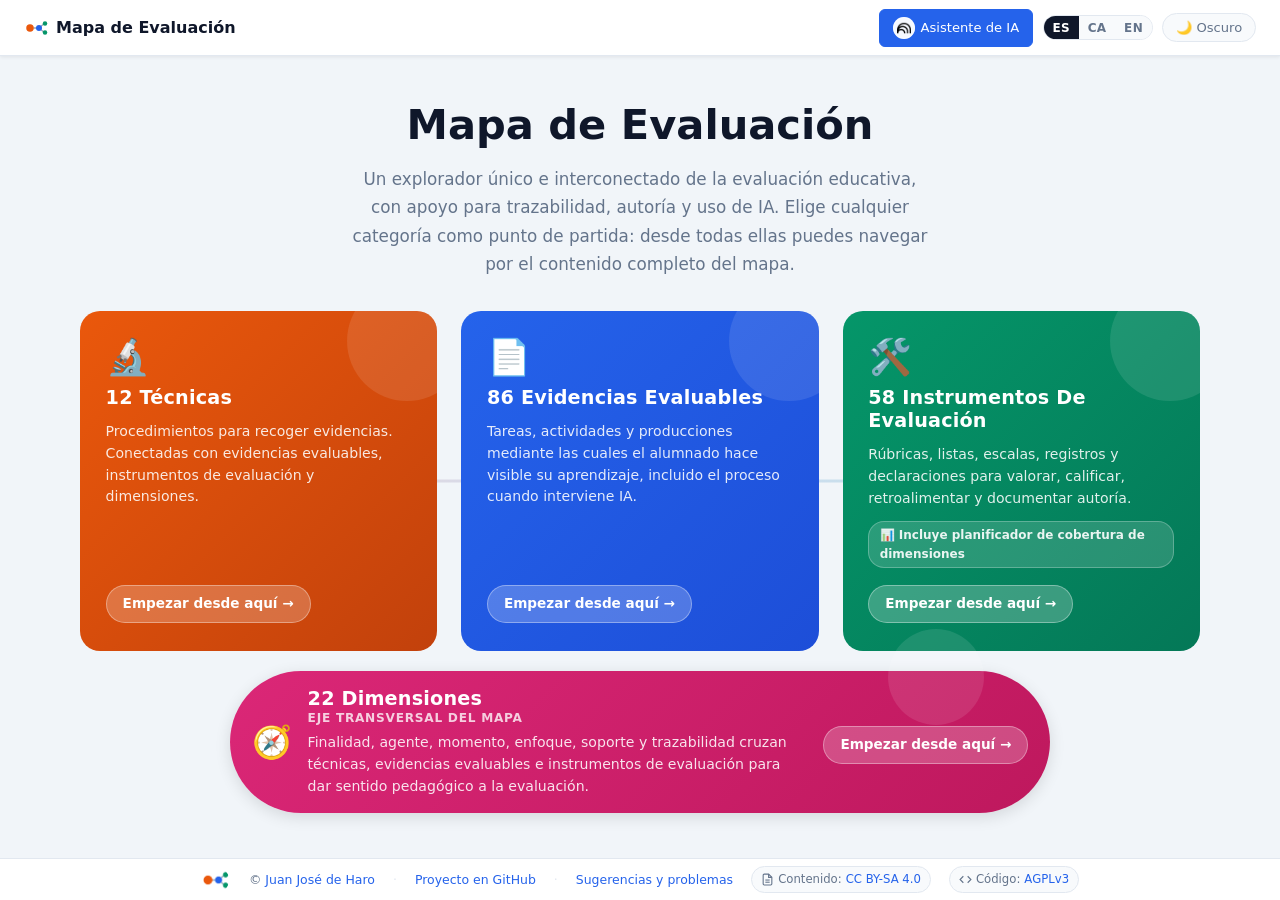
<file: archivo/index.html>
<!DOCTYPE html>
<html lang="es">
<head>
  <meta charset="UTF-8">
  <meta name="viewport" content="width=device-width, initial-scale=1.0">
  <title>Mapa de Evaluación</title>
  <meta name="description" content="Explora técnicas, evidencias evaluables, instrumentos de evaluación y dimensiones de la evaluación educativa, incluyendo trazabilidad y uso de IA">
  <link rel="icon" href="favicon.svg" type="image/svg+xml">
  <link rel="stylesheet" href="css/styles.css">
</head>
<body>
<div id="app">

  <header class="top-bar">
    <button class="top-bar-brand" id="btn-home" title="Inicio">
      <img src="favicon.svg" class="logo-icon" alt="" width="24" height="24">
      <span>Mapa de Evaluación</span>
    </button>
    <div class="cat-tabs" id="cat-tabs" style="display:none">
      <button class="cat-tab" data-cat="tecnicas">🔬 Técnicas</button>
      <button class="cat-tab" data-cat="instrumentos">📄 Evidencias evaluables</button>
      <button class="cat-tab" data-cat="herramientas">🛠️ Instrumentos de evaluación</button>
      <span class="cat-tab-separator" aria-hidden="true"></span>
      <button class="cat-tab cat-tab-transversal" data-cat="dimensiones">🧭 Dimensiones transversales</button>
    </div>
    <div class="top-bar-actions">
      <div class="catalog-count" id="catalog-count" style="display:none"></div>
      <a class="notebooklm-btn" href="https://notebooklm.google.com/notebook/8f83f2de-08e0-4d1e-8015-8a47901cd124/preview" target="_blank" rel="noopener noreferrer" title="Asistente de IA">
        <span class="notebooklm-icon-wrap" aria-hidden="true">
          <img src="notebooklm-icon.webp" alt="">
        </span>
        <span>Asistente de IA</span>
      </a>
      <div class="lang-switcher" aria-label="Idioma / Langue / Language">
        <button class="lang-btn active" data-lang="es" type="button">ES</button>
        <button class="lang-btn" data-lang="ca" type="button">CA</button>
        <button class="lang-btn" data-lang="en" type="button">EN</button>
      </div>
      <button class="theme-btn" id="btn-theme">🌙 Oscuro</button>
    </div>
  </header>

  <!-- ── HOME VIEW ─────────────────────────────────────── -->
  <div id="view-home" class="view active">
    <div class="home-hero">
      <h1>Mapa de Evaluación</h1>
      <p>Un explorador único e interconectado de la evaluación educativa. Elige cualquier categoría como punto de partida: desde todas ellas puedes navegar por el contenido completo del mapa.</p>
    </div>
    <div class="home-map">
      <div class="home-flow">

        <div class="home-card tec" data-cat="tecnicas">
          <div class="home-card-icon">🔬</div>
          <div class="home-card-count" id="count-tec">12 técnicas</div>
          <h2>Técnicas</h2>
          <p>Procedimientos para recoger evidencias. Conectadas con evidencias evaluables, instrumentos de evaluación y dimensiones.</p>
          <div class="home-card-btn">Empezar desde aquí →</div>
        </div>

        <div class="home-card ins" data-cat="instrumentos">
          <div class="home-card-icon">📄</div>
          <div class="home-card-count" id="count-ins">86 evidencias evaluables</div>
          <h2>Evidencias evaluables</h2>
          <p>Tareas, actividades y producciones mediante las cuales el alumnado hace visible su aprendizaje. Conectadas con técnicas e instrumentos de evaluación.</p>
          <div class="home-card-btn">Empezar desde aquí →</div>
        </div>

        <div class="home-card her" data-cat="herramientas">
          <div class="home-card-icon">🛠️</div>
          <div class="home-card-count" id="count-her">58 instrumentos de evaluación</div>
          <h2>Instrumentos de evaluación</h2>
          <p>Rúbricas, listas, escalas y registros para valorar, calificar y retroalimentar las evidencias. Conectados con evidencias evaluables y dimensiones.</p>
          <div class="home-card-feature">📊 Incluye planificador de cobertura de dimensiones</div>
          <div class="home-card-btn">Empezar desde aquí →</div>
        </div>

      </div>

      <div class="home-card dim home-transversal" data-cat="dimensiones">
        <div class="home-card-icon">🧭</div>
        <div>
          <div class="home-card-count" id="count-dim">22 dimensiones</div>
          <h2>Dimensiones</h2>
          <div class="home-card-kicker">Eje transversal del mapa</div>
          <p>Finalidad, agente, momento, enfoque y soporte cruzan técnicas, evidencias evaluables e instrumentos de evaluación para dar sentido pedagógico a la evaluación.</p>
        </div>
        <div class="home-card-btn">Empezar desde aquí →</div>
      </div>

    </div>
  </div>

  <!-- ── CATALOG VIEW ───────────────────────────────────── -->
  <div id="view-catalog" class="view">

    <div class="catalog-body">

      <!-- Left: filter + card list -->
      <div class="catalog-list-panel">
        <div class="filter-bar" id="filter-bar">
          <div class="filter-top-row">
            <div id="global-filter-bar"></div>
            <div class="search-wrap">
              <span class="search-icon">🔍</span>
              <input type="search" class="search-input" id="search-input" placeholder="Buscar...">
            </div>
          </div>
          <div id="gf-pills-bar"></div>
        </div>
        <div class="plan-toolbar" id="plan-toolbar" style="display:none">
          <button class="plan-toggle-btn" id="btn-plan-mode" type="button" data-tooltip="">📊</button>
          <span class="plan-info" id="plan-info"></span>
          <button class="plan-clear-btn" id="btn-plan-clear" type="button" style="display:none">✕</button>
        </div>
        <div class="cards-list" id="cards-grid"></div>
      </div>

      <!-- Right: detail panel -->
      <div class="catalog-detail-panel" id="detail-panel">
        <div class="plan-coverage-panel" id="plan-coverage-panel" style="display:none"></div>
        <div class="detail-empty" id="detail-empty">
          <div class="empty-icon">👈</div>
          <p>Selecciona un elemento<br>para ver sus relaciones</p>
        </div>
        <div class="detail-content" id="detail-content" style="display:none">
          <canvas id="hub-canvas" aria-hidden="true"></canvas>
          <div id="graph-tooltip" class="graph-tooltip" aria-hidden="true"></div>
          <div class="graph-controls">
            <button class="graph-nav-btn" id="btn-nav-back" type="button" title="Atrás" disabled aria-label="Atrás">&#8249;</button>
            <button class="graph-nav-btn" id="btn-nav-fwd"  type="button" title="Adelante" disabled aria-label="Adelante">&#8250;</button>
            <button class="graph-toggle-btn" id="btn-toggle-graph" type="button" title="Nodos de 2.º nivel: relaciones de los nodos ya visibles">2.º nivel</button>
            <button class="graph-toggle-btn" id="btn-toggle-essential" type="button" title="Relaciones ocasionales: conexiones de baja frecuencia">Ocasionales</button>
            <div class="graph-cat-filters" aria-label="Categorías visibles en el grafo">
              <span class="graph-cat-label">Ver:</span>
              <button class="graph-cat-chip tec" data-graph-cat="tecnicas" type="button" aria-label="Técnicas">🔬</button>
              <button class="graph-cat-chip ins" data-graph-cat="instrumentos" type="button" aria-label="Evidencias evaluables">📄</button>
              <button class="graph-cat-chip her" data-graph-cat="herramientas" type="button" aria-label="Instrumentos de evaluación">🛠️</button>
              <button class="graph-cat-chip dim" data-graph-cat="dimensiones" type="button" aria-label="Dimensiones transversales">🧭</button>
            </div>
          </div>
          <div class="graph-legend" aria-hidden="true">
            <span><svg width="14" height="14" viewBox="0 0 14 14" aria-hidden="true" style="flex-shrink:0"><circle cx="7" cy="7" r="7" fill="currentColor"/></svg>Principal</span>
            <span><svg width="9" height="9" viewBox="0 0 9 9" aria-hidden="true" style="flex-shrink:0"><circle cx="4.5" cy="4.5" r="4.5" fill="currentColor"/></svg>Complementaria</span>
            <span><svg width="4" height="4" viewBox="0 0 4 4" aria-hidden="true" style="flex-shrink:0"><circle cx="2" cy="2" r="2" fill="currentColor"/></svg>Ocasional</span>
            <span><i class="legend-line transversal"></i>Dimensión</span>
          </div>
          <div class="detail-text" id="detail-text">
            <div class="detail-card-header" id="detail-drag-handle" title="Arrastrar para mover">
              <div class="detail-card-actions">
                <button class="detail-tool-btn" id="btn-copy-card" title="Copiar como Markdown">
                  <svg viewBox="0 0 16 16" fill="none" stroke="currentColor" stroke-width="1.6" stroke-linecap="round" stroke-linejoin="round"><rect x="5" y="4" width="9" height="10" rx="1.5"/><path d="M11 4V3a1 1 0 0 0-1-1H3a1 1 0 0 0-1 1v9a1 1 0 0 0 1 1h2"/></svg>
                </button>
                <button class="detail-tool-btn" id="btn-print-card" title="Imprimir">
                  <svg viewBox="0 0 16 16" fill="none" stroke="currentColor" stroke-width="1.6" stroke-linecap="round" stroke-linejoin="round"><rect x="3" y="6" width="10" height="7" rx="1"/><path d="M5 6V3h6v3"/><rect x="5.5" y="10" width="5" height="1.5" rx="0.5" fill="currentColor" stroke="none"/><circle cx="11.5" cy="8.5" r="0.6" fill="currentColor" stroke="none"/></svg>
                </button>
                <button class="detail-tool-btn" id="btn-dl-card" title="Descargar Markdown">
                  <svg viewBox="0 0 16 16" fill="none" stroke="currentColor" stroke-width="1.6" stroke-linecap="round" stroke-linejoin="round"><path d="M8 2v8"/><path d="M5 7l3 3 3-3"/><path d="M2 13h12"/></svg>
                </button>
              </div>
            </div>
            <div id="detail-text-body"></div>
          </div>
        </div>
      </div>

    </div>
  </div>


  <footer class="site-footer">
  <div class="footer-row">
    <img src="github-profile.png" class="footer-avatar" alt="">
    <span>© <a href="https://bilateria.org" target="_blank" rel="noopener noreferrer">Juan José de Haro</a></span>
    <span class="footer-sep">·</span>
    <a id="footer-gh-project" href="https://github.com/evalmap/evalmap.github.io" target="_blank" rel="noopener noreferrer">Proyecto en GitHub</a>
    <span class="footer-sep">·</span>
    <a id="footer-gh-issues" href="https://github.com/evalmap/evalmap.github.io/issues" target="_blank" rel="noopener noreferrer">Sugerencias y problemas</a>
  </div>
  <div class="footer-licenses">
    <span class="footer-badge" title="Contenido bajo licencia Creative Commons BY-SA 4.0">
      <svg width="13" height="13" viewBox="0 0 24 24" fill="none" stroke="currentColor" stroke-width="2"><path d="M14 2H6a2 2 0 0 0-2 2v16a2 2 0 0 0 2 2h12a2 2 0 0 0 2-2V8z"/><polyline points="14 2 14 8 20 8"/><line x1="16" y1="13" x2="8" y2="13"/><line x1="16" y1="17" x2="8" y2="17"/></svg>
      <span id="footer-content-lic">Contenido:</span> <a href="https://creativecommons.org/licenses/by-sa/4.0/" target="_blank" rel="noopener noreferrer">CC BY-SA 4.0</a>
    </span>
    <span class="footer-badge" title="Código fuente bajo licencia AGPLv3">
      <svg width="13" height="13" viewBox="0 0 24 24" fill="none" stroke="currentColor" stroke-width="2"><polyline points="16 18 22 12 16 6"/><polyline points="8 6 2 12 8 18"/></svg>
      <span id="footer-code-lic">Código:</span> <a href="https://www.gnu.org/licenses/agpl-3.0.html" target="_blank" rel="noopener noreferrer">AGPLv3</a>
    </span>
  </div>
</footer>
</div>

<div id="gf-backdrop" class="gf-backdrop"></div>
<script src="src/i18n.js"></script>
<script src="src/app.js"></script>
</body>
</html>
</file>
<file: archivo/css/styles.css>
/* ── Design tokens ─────────────────────────────────────────── */
:root {
  --font: system-ui, -apple-system, sans-serif;
  --radius: 0.75rem;
  --radius-lg: 1.25rem;
  --transition: 0.18s ease;
  --shadow-sm: 0 1px 4px rgba(0,0,0,0.08);
  --shadow-md: 0 4px 16px rgba(0,0,0,0.12);
  --shadow-lg: 0 12px 40px rgba(0,0,0,0.18);

  /* Category colours */
  --c-tec:      #EA580C;
  --c-tec-dark: #C2410C;
  --c-tec-soft: #FFF7ED;
  --c-tec-mid:  #FED7AA;

  --c-dim:      #DB2777;
  --c-dim-dark: #BE185D;
  --c-dim-soft: #FDF2F8;
  --c-dim-mid:  #FBCFE8;

  --c-ins:      #2563EB;
  --c-ins-dark: #1D4ED8;
  --c-ins-soft: #EFF6FF;
  --c-ins-mid:  #BFDBFE;

  --c-her:      #059669;
  --c-her-dark: #047857;
  --c-her-soft: #ECFDF5;
  --c-her-mid:  #A7F3D0;

  /* Neutral palette — light */
  --bg:         #F1F5F9;
  --surface:    #FFFFFF;
  --surface-2:  #F8FAFC;
  --border:     #E2E8F0;
  --text:       #0F172A;
  --text-muted: #64748B;
  --text-light: #94A3B8;
}

[data-theme="dark"] {
  --bg:         #0F172A;
  --surface:    #1E293B;
  --surface-2:  #162032;
  --border:     #334155;
  --text:       #F1F5F9;
  --text-muted: #94A3B8;
  --text-light: #64748B;
  --shadow-sm: 0 1px 4px rgba(0,0,0,0.3);
  --shadow-md: 0 4px 16px rgba(0,0,0,0.4);
  --shadow-lg: 0 12px 40px rgba(0,0,0,0.5);
  --c-tec-soft: rgba(234,88,12,0.15);
  --c-dim-soft: rgba(219,39,119,0.16);
  --c-ins-soft: rgba(37,99,235,0.15);
  --c-her-soft: rgba(5,150,105,0.15);
}

/* ── Reset ──────────────────────────────────────────────────── */
*, *::before, *::after { box-sizing: border-box; margin: 0; padding: 0; }
html { font-size: 16px; scroll-behavior: smooth; }
body {
  font-family: var(--font);
  background: var(--bg);
  color: var(--text);
  height: 100vh;
  overflow: hidden;
  line-height: 1.6;
}
#app {
  display: flex;
  flex-direction: column;
  height: 100%;
}
a { color: inherit; text-decoration: none; }
button { font-family: var(--font); cursor: pointer; border: none; background: none; }
img { max-width: 100%; }

/* ── Top bar ─────────────────────────────────────────────────── */
.top-bar {
  position: sticky;
  top: 0;
  z-index: 100;
  background: var(--surface);
  border-bottom: 1px solid var(--border);
  display: flex;
  align-items: center;
  justify-content: space-between;
  padding: 0 1.5rem;
  height: 56px;
  box-shadow: var(--shadow-sm);
}
.top-bar-brand {
  display: flex;
  align-items: center;
  gap: 0.5rem;
  font-weight: 700;
  font-size: 1rem;
  color: var(--text);
  cursor: pointer;
  user-select: none;
}
.top-bar-brand .logo-icon { font-size: 1.4rem; }
.top-bar-actions { display: flex; align-items: center; gap: 0.6rem; }
.theme-btn {
  padding: 0.35rem 0.8rem;
  border-radius: 2rem;
  border: 1px solid var(--border);
  background: var(--surface-2);
  color: var(--text-muted);
  font-size: 0.82rem;
  transition: background var(--transition);
}
.theme-btn:hover { background: var(--border); }
.lang-switcher {
  display: flex;
  gap: 0;
  border: 1px solid var(--border);
  border-radius: 2rem;
  overflow: hidden;
  flex-shrink: 0;
}
.lang-btn {
  padding: 0.3rem 0.55rem;
  border: none;
  background: var(--surface-2);
  color: var(--text-muted);
  font-size: 0.75rem;
  font-weight: 600;
  cursor: pointer;
  transition: background var(--transition), color var(--transition);
  letter-spacing: 0.03em;
}
.lang-btn:hover { background: var(--border); color: var(--text); }
.lang-btn.active { background: var(--text); color: var(--surface); }
.notebooklm-btn {
  display: inline-flex;
  align-items: center;
  gap: 6px;
  padding: 7px 13px;
  border: 1px solid #2563eb;
  border-radius: 6px;
  background: #2563eb;
  color: #fff;
  font-size: 0.82rem;
  font-weight: 500;
  text-decoration: none;
  white-space: nowrap;
  transition: background 0.12s, border-color 0.12s;
}
.notebooklm-btn:hover {
  background: #1d4ed8;
  border-color: #1d4ed8;
}
.notebooklm-icon-wrap {
  width: 22px;
  height: 22px;
  border-radius: 50%;
  background: rgba(255,255,255,.96);
  display: inline-flex;
  align-items: center;
  justify-content: center;
  flex-shrink: 0;
  box-shadow: inset 0 0 0 1px rgba(255,255,255,.45);
}
.notebooklm-icon-wrap img {
  width: 14px;
  height: 14px;
  max-width: 14px;
  object-fit: contain;
  display: block;
}

/* ── Views ───────────────────────────────────────────────────── */
.view { display: none; }
.view.active { display: block; }

/* ── HOME VIEW ───────────────────────────────────────────────── */
#view-home {
  display: flex;
  flex-direction: column;
  align-items: center;
  justify-content: center;
  padding: 2rem 1.5rem;
  flex: 1;
  min-height: 0;
  overflow-y: auto;
}

.home-hero {
  text-align: center;
  max-width: 580px;
  margin-bottom: 2rem;
}
.home-hero h1 {
  font-size: clamp(1.8rem, 4vw, 2.6rem);
  font-weight: 800;
  line-height: 1.15;
  margin-bottom: 1rem;
  color: var(--text);
}
.home-hero p {
  font-size: 1.05rem;
  color: var(--text-muted);
  line-height: 1.7;
}

.home-map {
  width: 100%;
  max-width: 1120px;
  position: relative;
}
.home-entry-hint {
  text-align: center;
  font-size: 0.85rem;
  color: var(--text-muted);
  margin-bottom: 1.1rem;
  letter-spacing: 0.01em;
}
.home-flow {
  display: grid;
  grid-template-columns: repeat(3, 1fr);
  gap: 1.5rem;
  position: relative;
}
.home-flow::before {
  content: '';
  position: absolute;
  left: 8%;
  right: 8%;
  top: 50%;
  height: 3px;
  background: linear-gradient(90deg, var(--c-tec), var(--c-ins), var(--c-her));
  opacity: 0.18;
  transform: translateY(-50%);
  z-index: 0;
}

.home-card {
  border-radius: var(--radius-lg);
  padding: 1.75rem 1.6rem;
  cursor: pointer;
  transition: transform var(--transition), box-shadow var(--transition);
  display: flex;
  flex-direction: column;
  gap: 0.75rem;
  position: relative;
  overflow: hidden;
  color: white;
  user-select: none;
  z-index: 1;
}
.home-card:hover {
  transform: translateY(-6px);
  box-shadow: var(--shadow-lg);
}
.home-card.tec { background: linear-gradient(135deg, var(--c-tec) 0%, var(--c-tec-dark) 100%); }
.home-card.dim { background: linear-gradient(135deg, var(--c-dim) 0%, var(--c-dim-dark) 100%); }
.home-card.ins { background: linear-gradient(135deg, var(--c-ins) 0%, var(--c-ins-dark) 100%); }
.home-card.her { background: linear-gradient(135deg, var(--c-her) 0%, var(--c-her-dark) 100%); }

.home-card::before {
  content: '';
  position: absolute;
  top: -30px; right: -30px;
  width: 120px; height: 120px;
  border-radius: 50%;
  background: rgba(255,255,255,0.1);
  pointer-events: none;
}
.home-card-icon { font-size: 2.2rem; line-height: 1; }
.home-card-count {
  font-size: 1.2rem;
  font-weight: 800;
  letter-spacing: 0.01em;
  text-transform: capitalize;
  opacity: 1;
  line-height: 1.2;
}
.home-card h2 {
  display: none;
}
.home-card p {
  font-size: 0.88rem;
  opacity: 0.88;
  line-height: 1.55;
  flex: 1;
}
.home-card-btn {
  display: inline-flex;
  align-items: center;
  gap: 0.4rem;
  background: rgba(255,255,255,0.22);
  border: 1.5px solid rgba(255,255,255,0.35);
  color: white;
  border-radius: 2rem;
  padding: 0.45rem 1rem;
  font-size: 0.85rem;
  font-weight: 600;
  margin-top: 0.3rem;
  transition: background var(--transition);
  width: fit-content;
}
.home-card:hover .home-card-btn { background: rgba(255,255,255,0.32); }
.home-card-feature {
  font-size: 0.75rem;
  font-weight: 600;
  color: rgba(255,255,255,0.9);
  background: rgba(255,255,255,0.15);
  border: 1px solid rgba(255,255,255,0.25);
  border-radius: 1rem;
  padding: 0.2rem 0.65rem;
  width: fit-content;
}
.home-transversal {
  margin: 1.25rem auto 0;
  width: min(820px, 92%);
  min-height: 0;
  display: grid;
  grid-template-columns: auto 1fr auto;
  align-items: center;
  gap: 1rem;
  padding: 1rem 1.35rem;
  border-radius: 999px;
  box-shadow: var(--shadow-md);
  overflow: visible;
}
.home-transversal::before {
  width: 96px;
  height: 96px;
  top: -42px;
  right: 8%;
}
.home-transversal .home-card-icon { font-size: 2rem; }
.home-transversal h2 { margin-top: 0.1rem; }
.home-transversal p { margin: 0; }
.home-card-kicker {
  margin: -0.1rem 0 0.25rem;
  color: rgba(255,255,255,0.78);
  font-size: 0.76rem;
  font-weight: 800;
  letter-spacing: 0.06em;
  text-transform: uppercase;
}

/* ── CATALOG VIEW ────────────────────────────────────────────── */
#view-catalog {
  display: none;
  flex-direction: column;
  overflow: hidden;
  flex: 1;
  min-height: 0;
}

/* Split body — min-height:0 on every flex child that must scroll */
.catalog-body {
  display: flex;
  flex: 1;
  overflow: hidden;
  min-height: 0;
}

.catalog-list-panel {
  width: 36%;
  min-width: 240px;
  max-width: 420px;
  display: flex;
  flex-direction: column;
  border-right: 1px solid var(--border);
  overflow: hidden;
  flex-shrink: 0;
  min-height: 0;
}

.cards-list {
  flex: 1;
  overflow-y: auto;
  padding: 0.6rem;
  display: flex;
  flex-direction: column;
  gap: 0.45rem;
  min-height: 0;
}

.catalog-detail-panel {
  flex: 1;
  overflow: hidden;
  background: var(--surface);
  display: flex;
  flex-direction: column;
  min-height: 0;
  position: relative;
}

/* Detail empty state */
.detail-empty {
  flex: 1;
  display: flex;
  flex-direction: column;
  align-items: center;
  justify-content: center;
  color: var(--text-muted);
  text-align: center;
  padding: 3rem 2rem;
  gap: 0.7rem;
  font-size: 0.95rem;
  line-height: 1.6;
}
.detail-empty .empty-icon { font-size: 2.5rem; }

/* Detail content — covers the full panel absolutely */
.detail-content {
  position: absolute;
  inset: 0;
}

/* Graph canvas fills the entire detail panel */
#hub-canvas {
  position: absolute;
  inset: 0;
  width: 100%;
  height: 100%;
  background: var(--surface);
  display: block;
}

.graph-controls {
  position: absolute;
  top: 0.8rem;
  left: 0.8rem;
  z-index: 9;
  display: flex;
  gap: 0.45rem;
  flex-wrap: wrap;
}
.graph-nav-btn {
  width: 2rem;
  height: 2rem;
  border-radius: 999px;
  border: 1px solid var(--border);
  background: color-mix(in srgb, var(--surface) 88%, transparent);
  color: var(--text-muted);
  font-size: 1.2rem;
  line-height: 1;
  font-weight: 700;
  display: inline-flex;
  align-items: center;
  justify-content: center;
  box-shadow: var(--shadow-sm);
  transition: color var(--transition), border-color var(--transition), background var(--transition);
}
.graph-nav-btn:hover:not(:disabled) {
  color: var(--text);
  border-color: var(--text-muted);
  background: var(--surface);
}
.graph-nav-btn:disabled {
  opacity: 0.35;
  cursor: not-allowed;
}
.graph-toggle-btn {
  padding: 0.42rem 0.85rem;
  border-radius: 999px;
  border: 1px solid var(--border);
  background: color-mix(in srgb, var(--surface) 88%, transparent);
  color: var(--text-muted);
  font-size: 0.82rem;
  font-weight: 700;
  box-shadow: var(--shadow-sm);
  transition: color var(--transition), border-color var(--transition), background var(--transition);
}
.graph-toggle-btn:hover {
  color: var(--active-color, var(--c-tec));
  border-color: var(--active-color, var(--c-tec));
  background: var(--surface);
}
.graph-toggle-btn.active {
  background: color-mix(in srgb, var(--active-color, var(--c-tec)) 14%, var(--surface));
  color: var(--active-color, var(--c-tec));
  border-color: var(--active-color, var(--c-tec));
  border-width: 2px;
  font-weight: 700;
}
.graph-toggle-btn.active::before {
  content: "✓ ";
}
.graph-cat-filters {
  display: inline-flex;
  align-items: center;
  gap: 0.28rem;
  padding: 0.22rem 0.35rem;
  border: 1px solid var(--border);
  border-radius: 999px;
  background: color-mix(in srgb, var(--surface) 88%, transparent);
  box-shadow: var(--shadow-sm);
}
.graph-cat-label {
  color: var(--text-muted);
  font-size: 0.72rem;
  font-weight: 800;
  margin-left: 0.15rem;
}
.graph-cat-chip {
  width: 1.75rem;
  height: 1.75rem;
  padding: 0;
  border-radius: 999px;
  border: 1px solid currentColor;
  background: var(--surface);
  font-size: 0.9rem;
  font-weight: 800;
  display: inline-flex;
  align-items: center;
  justify-content: center;
  transition: opacity var(--transition), filter var(--transition), background var(--transition);
}
.graph-cat-chip.tec { color: var(--c-tec); }
.graph-cat-chip.dim { color: var(--c-dim); }
.graph-cat-chip.ins { color: var(--c-ins); }
.graph-cat-chip.her { color: var(--c-her); }
.graph-cat-chip.off {
  opacity: 0.38;
  filter: grayscale(0.8);
  background: var(--surface-2);
  border-style: dashed;
}
.graph-cat-chip:disabled {
  opacity: 0.3;
  filter: grayscale(1);
  cursor: not-allowed;
  border-style: solid;
}
.graph-cat-chip.locked:disabled {
  opacity: 1;
  filter: none;
  cursor: not-allowed;
  border-style: solid;
}
.graph-tooltip {
  position: absolute;
  pointer-events: none;
  z-index: 20;
  background: var(--surface);
  border: 1px solid var(--border);
  border-radius: 0.55rem;
  padding: 0.45rem 0.7rem;
  max-width: 220px;
  box-shadow: var(--shadow-sm);
  font-size: 0.8rem;
  line-height: 1.4;
  opacity: 0;
  transition: opacity 0.15s;
}
.graph-tooltip.visible { opacity: 1; }
.graph-tooltip-name {
  font-weight: 600;
  font-size: 0.82rem;
  margin-bottom: 0.2em;
}
.graph-tooltip-desc { color: var(--text-muted); }
.graph-legend {
  position: absolute;
  left: 0.8rem;
  bottom: 0.8rem;
  z-index: 8;
  display: flex;
  flex-wrap: wrap;
  gap: 0.45rem 0.75rem;
  max-width: min(540px, 58%);
  padding: 0.55rem 0.75rem;
  border: 1px solid var(--border);
  border-radius: 0.9rem;
  background: color-mix(in srgb, var(--surface) 90%, transparent);
  color: var(--text-muted);
  font-size: 0.72rem;
  font-weight: 700;
  box-shadow: var(--shadow-sm);
}
.graph-legend span {
  display: inline-flex;
  align-items: center;
  gap: 0.35rem;
}
.legend-line {
  display: inline-block;
  width: 26px;
  border-top: 2px solid var(--text-muted);
}
.legend-line.transversal {
  border-top-width: 2px;
  border-top-style: solid;
  border-color: var(--c-dim);
}

/* Detail text — draggable floating card over the canvas */
.detail-text {
  position: absolute;
  bottom: 1rem;
  right: 1rem;
  width: min(380px, 52%);
  max-height: 62%;
  overflow: hidden;
  resize: both;
  min-width: 240px;
  min-height: 120px;
  padding: 0;
  background: var(--surface);
  border: 1px solid var(--border);
  border-radius: var(--radius);
  box-shadow: var(--shadow-md);
  display: flex;
  flex-direction: column;
  z-index: 10;
  user-select: none;
}
#detail-text-body {
  overflow-y: auto;
  flex: 1;
  min-height: 0;
  padding: 0.9rem 1.1rem 1rem;
  display: flex;
  flex-direction: column;
  gap: 0.65rem;
}
.tab-count { font-weight: 400; font-size: 0.85em; opacity: 0.7; }

.detail-card-header {
  display: flex;
  align-items: center;
  justify-content: space-between;
  padding: 0.3rem 0.5rem 0.3rem 0.9rem;
  cursor: grab;
  border-bottom: 1px solid var(--border);
  border-radius: var(--radius) var(--radius) 0 0;
  flex-shrink: 0;
}
.detail-card-header::before {
  content: '';
  display: block;
  width: 28px;
  height: 4px;
  border-radius: 2px;
  background: var(--border);
  transition: background var(--transition);
}
.detail-card-header:hover::before { background: var(--text-muted); }
.detail-card-header.dragging { cursor: grabbing; }
.detail-card-actions {
  display: flex;
  gap: 0.1rem;
}
.detail-tool-btn {
  background: none;
  border: none;
  cursor: pointer;
  padding: 0.3rem;
  border-radius: 5px;
  color: var(--text-muted);
  display: flex;
  align-items: center;
  justify-content: center;
  transition: background var(--transition), color var(--transition);
}
.detail-tool-btn:hover { background: var(--surface-2); color: var(--text); }
.detail-tool-btn svg { width: 15px; height: 15px; display: block; }
.detail-tool-btn.btn-ok { color: #059669; }

/* Header row: title block + chips side by side */
.detail-header {
  display: flex;
  flex-wrap: wrap;
  gap: 0.8rem;
  align-items: flex-start;
  justify-content: space-between;
}
.detail-title {
  font-size: 1.15rem;
  font-weight: 800;
  line-height: 1.2;
  margin: 0.15rem 0 0.1rem;
}
.detail-subtitle {
  font-size: 0.83rem;
  color: var(--text-muted);
  line-height: 1.5;
  margin: 0;
}
.detail-chips {
  display: flex;
  flex-direction: column;
  gap: 0.25rem;
  flex-shrink: 0;
  align-items: flex-end;
}
.detail-chip {
  font-size: 0.72rem;
  padding: 0.18rem 0.55rem;
  border-radius: 2rem;
  background: var(--surface-2);
  border: 1px solid var(--border);
  color: var(--text-muted);
  white-space: nowrap;
}
.detail-chip b { color: var(--text); font-weight: 600; }

/* Description */
.detail-desc-wrap { display: flex; flex-direction: column; gap: 0.2rem; }
.detail-desc {
  font-size: 0.86rem;
  line-height: 1.65;
  color: var(--text);
}

/* 2-column grid for short sections */
.detail-sections-grid {
  display: grid;
  grid-template-columns: 1fr 1fr;
  gap: 0.6rem 1.2rem;
  border-top: 1px solid var(--border);
  padding-top: 0.7rem;
}
.ds-item { display: flex; flex-direction: column; gap: 0.15rem; }
.ds-label {
  font-size: 0.66rem;
  font-weight: 700;
  text-transform: uppercase;
  letter-spacing: 0.07em;
  color: var(--text-muted);
}
.ds-body {
  font-size: 0.84rem;
  line-height: 1.55;
  color: var(--text);
}


.cat-tabs {
  display: flex;
  gap: 0.3rem;
  flex: 1;
  justify-content: center;
}
.cat-tab {
  display: flex;
  align-items: center;
  gap: 0.35rem;
  padding: 0.4rem 1rem;
  border-radius: 2rem;
  border: 1.5px solid var(--border);
  background: var(--surface);
  color: var(--text-muted);
  font-size: 0.85rem;
  font-weight: 600;
  cursor: pointer;
  transition: background var(--transition), color var(--transition), border-color var(--transition);
  white-space: nowrap;
}
.cat-tab[data-cat="tecnicas"]     { color: var(--c-tec);      border-color: var(--c-tec-mid); }
.cat-tab[data-cat="dimensiones"]  { color: var(--c-dim);      border-color: var(--c-dim-mid); }
.cat-tab[data-cat="instrumentos"] { color: var(--c-ins);      border-color: var(--c-ins-mid); }
.cat-tab[data-cat="herramientas"] { color: var(--c-her);      border-color: var(--c-her-mid); }
.cat-tab-separator {
  width: 1px;
  height: 28px;
  background: var(--border);
  margin: 0 0.15rem;
  flex: 0 0 auto;
}
.cat-tab-transversal {
  border-radius: 0.65rem 2rem 2rem 0.65rem;
}
.cat-tab:hover { opacity: 0.8; }
.cat-tab.active-tec { background: var(--c-tec-soft); color: var(--c-tec); border-color: var(--c-tec); border-width: 2.5px; font-weight: 700; }
.cat-tab.active-dim { background: var(--c-dim-soft); color: var(--c-dim); border-color: var(--c-dim); border-width: 2.5px; font-weight: 700; }
.cat-tab.active-ins { background: var(--c-ins-soft); color: var(--c-ins); border-color: var(--c-ins); border-width: 2.5px; font-weight: 700; }
.cat-tab.active-her { background: var(--c-her-soft); color: var(--c-her); border-color: var(--c-her); border-width: 2.5px; font-weight: 700; }

.catalog-count {
  font-size: 0.82rem;
  color: var(--text-muted);
  background: var(--surface-2);
  border: 1px solid var(--border);
  border-radius: 2rem;
  padding: 0.2rem 0.7rem;
  white-space: nowrap;
}

/* Filter bar */
#global-filter-bar {
  position: relative;
  flex-shrink: 0;
  z-index: 20;
}

.gf-row {
  display: flex;
  align-items: center;
  gap: 0.45rem;
  flex-wrap: wrap;
}

.gf-btn {
  display: inline-flex;
  align-items: center;
  gap: 0.3rem;
  padding: 0.22rem 0.6rem;
  border: 1.5px solid var(--border);
  border-radius: 2rem;
  background: var(--surface-2);
  color: var(--text-muted);
  font-size: 0.76rem;
  font-weight: 600;
  font-family: var(--font);
  cursor: pointer;
  transition: all var(--transition);
  white-space: nowrap;
}
.gf-btn:hover, .gf-btn--open { border-color: #7C3AED; color: #7C3AED; }
.gf-btn--on { border-color: #7C3AED; color: #7C3AED; background: rgba(124,58,237,0.07); }
.gf-icon { width: 13px; height: 13px; flex-shrink: 0; }
.gf-badge {
  background: #7C3AED; color: #fff;
  border-radius: 2rem; padding: 0 0.32rem;
  font-size: 0.66rem; line-height: 1.5; min-width: 1.1em; text-align: center;
}
.gf-arrow { font-size: 0.6rem; transition: transform 0.18s; display: inline-block; }
.gf-btn--open .gf-arrow { transform: rotate(180deg); }

.gf-pills { display: flex; flex-wrap: wrap; gap: 0.28rem; align-items: center; }
.gf-pill {
  display: inline-flex; align-items: center; gap: 0.18rem;
  padding: 0.12rem 0.28rem 0.12rem 0.48rem;
  background: rgba(124,58,237,0.09); border: 1px solid rgba(124,58,237,0.28);
  border-radius: 2rem; font-size: 0.72rem; color: #7C3AED;
}
.gf-pill-x {
  background: none; border: none; color: #7C3AED; cursor: pointer;
  font-size: 0.85rem; line-height: 1; padding: 0 0.08rem;
  font-family: var(--font); opacity: 0.65;
}
.gf-pill-x:hover { opacity: 1; }
.gf-pill--cat {
  background: color-mix(in srgb, var(--cat-color) 9%, transparent);
  border-color: color-mix(in srgb, var(--cat-color) 28%, transparent);
  color: var(--cat-color);
}
.gf-pill--cat .gf-pill-x { color: var(--cat-color); }
.gf-clear {
  background: none; border: none; color: var(--text-muted);
  font-size: 0.72rem; cursor: pointer; text-decoration: underline;
  font-family: var(--font); padding: 0;
}
.gf-clear:hover { color: var(--text); }
.gf-reset-row {
  display: flex; justify-content: flex-end;
  margin-bottom: 0.55rem; padding-bottom: 0.45rem;
  border-bottom: 1px solid var(--border);
}
.gf-reset-btn {
  background: none; border: 1.5px solid var(--border);
  border-radius: 2rem; color: var(--text-muted);
  font-size: 0.72rem; font-family: var(--font); font-weight: 600;
  padding: 0.15rem 0.65rem; cursor: pointer;
  transition: all var(--transition);
}
.gf-reset-btn:hover { border-color: #7C3AED; color: #7C3AED; }

.gf-backdrop {
  position: fixed;
  inset: 0;
  background: rgba(0,0,0,0.18);
  z-index: 15;
  display: none;
}
.gf-backdrop.open { display: block; }

.gf-popover {
  position: absolute;
  top: calc(100% + 5px);
  left: 0;
  z-index: 200;
  background: var(--surface);
  border: 2px solid #7C3AED;
  border-radius: var(--radius);
  box-shadow: 0 16px 48px rgba(0,0,0,0.22), 0 2px 8px rgba(0,0,0,0.12);
  padding: 0.7rem 0.85rem 0.75rem;
  min-width: 270px;
  max-width: 320px;
  --active-color: #7C3AED;
  max-height: calc(100vh - 120px);
  overflow-y: auto;
}
.gf-pop-head {
  margin-bottom: 0.55rem;
  padding-bottom: 0.45rem;
  border-bottom: 1px solid var(--border);
}
.gf-pop-head strong { font-size: 0.8rem; color: var(--text); display: block; }
.gf-pop-head span   { font-size: 0.7rem; color: var(--text-muted); display: block; margin-top: 0.1rem; }
.gf-group { margin-bottom: 0.42rem; }
.gf-group:last-child { margin-bottom: 0; }
.gf-group-label { font-size: 0.71rem; font-weight: 600; color: var(--text-muted); display: flex; align-items: center; gap: 0.3rem; margin-bottom: 0.22rem; }
.gf-info {
  display: inline-flex; align-items: center; justify-content: center;
  width: 1.25em; height: 1.25em; border-radius: 50%;
  background: var(--surface-2); border: 1px solid var(--border);
  color: var(--text-muted); font-size: 0.62rem; font-style: normal;
  font-weight: 700; cursor: help; flex-shrink: 0; user-select: none;
  transition: all var(--transition);
}
.gf-info:hover { border-color: #7C3AED; color: #7C3AED; background: rgba(124,58,237,0.07); }
.gf-chips { display: flex; flex-wrap: wrap; gap: 0.22rem; }
.gf-chips .chip { font-family: var(--font); }

.gf-cat-sep {
  display: flex; align-items: center; gap: 0.4rem;
  margin: 0.45rem 0 0.35rem;
  color: var(--text-muted); font-size: 0.68rem; font-weight: 600; text-transform: uppercase; letter-spacing: 0.05em;
}
.gf-cat-sep::before, .gf-cat-sep::after {
  content: ''; flex: 1; border-top: 1px solid var(--border);
}

.filter-bar {
  padding: 0.4rem 0.8rem;
  display: flex;
  flex-direction: column;
  gap: 0.3rem;
  background: var(--surface);
  border-bottom: 1px solid var(--border);
  flex-shrink: 0;
}
.filter-top-row {
  display: flex;
  flex-direction: row;
  align-items: center;
  gap: 0.5rem;
}
#gf-pills-bar {
  display: flex;
  flex-wrap: wrap;
  align-items: center;
  gap: 0.28rem 0.3rem;
}
.filter-row {
  display: flex;
  flex-wrap: wrap;
  gap: 0.25rem 0.3rem;
  align-items: center;
}
.search-wrap {
  position: relative;
  flex: 1;
  min-width: 0;
}
.search-icon {
  position: absolute;
  left: 0.7rem;
  top: 50%;
  transform: translateY(-50%);
  color: var(--text-muted);
  font-size: 0.9rem;
  pointer-events: none;
}
.search-input {
  width: 100%;
  padding: 0.45rem 0.8rem 0.45rem 2.1rem;
  border: 1.5px solid var(--border);
  border-radius: 2rem;
  background: var(--surface-2);
  color: var(--text);
  font-size: 0.88rem;
  font-family: var(--font);
  transition: border-color var(--transition);
}
.search-input:focus { outline: none; border-color: var(--active-color, var(--c-tec)); }

.filter-group {
  display: flex;
  gap: 0.35rem;
  flex-wrap: wrap;
}
.filter-label {
  font-size: 0.78rem;
  font-weight: 600;
  color: var(--text-muted);
  align-self: center;
  white-space: nowrap;
}
.chip {
  padding: 0.18rem 0.6rem;
  border-radius: 2rem;
  border: 1.5px solid var(--border);
  background: var(--surface-2);
  color: var(--text-muted);
  font-size: 0.76rem;
  font-weight: 500;
  cursor: pointer;
  transition: all var(--transition);
  white-space: nowrap;
}
.filter-sep {
  margin-left: 0.4rem;
}
.chip:hover { border-color: var(--active-color, var(--c-tec)); color: var(--active-color, var(--c-tec)); }
.chip.active {
  background: var(--active-color, var(--c-tec));
  border-color: var(--active-color, var(--c-tec));
  color: white;
}

.cat-card {
  background: var(--surface);
  border-radius: var(--radius);
  border: 1.5px solid var(--border);
  border-left: 4px solid var(--active-color, var(--c-tec));
  padding: 0.75rem 0.85rem;
  cursor: pointer;
  transition: box-shadow var(--transition), border-left-width var(--transition), background var(--transition);
  display: flex;
  flex-direction: column;
  gap: 0.3rem;
}
.cat-card:hover { box-shadow: var(--shadow-sm); border-left-width: 5px; }
.cat-card.selected-tec { background: var(--c-tec-soft); border-left-color: var(--c-tec); border-left-width: 5px; }
.cat-card.selected-dim { background: var(--c-dim-soft); border-left-color: var(--c-dim); border-left-width: 5px; }
.cat-card.selected-ins { background: var(--c-ins-soft); border-left-color: var(--c-ins); border-left-width: 5px; }
.cat-card.selected-her { background: var(--c-her-soft); border-left-color: var(--c-her); border-left-width: 5px; }
.cat-card-name {
  font-size: 0.97rem;
  font-weight: 700;
  color: var(--text);
  line-height: 1.3;
}
.cat-card-desc {
  font-size: 0.83rem;
  color: var(--text-muted);
  line-height: 1.55;
  display: -webkit-box;
  -webkit-line-clamp: 2;
  -webkit-box-orient: vertical;
  overflow: hidden;
  flex: 1;
}
.cat-card-badges {
  display: flex;
  flex-wrap: wrap;
  gap: 0.3rem;
  margin-top: 0.3rem;
}
.badge {
  display: inline-block;
  padding: 0.18rem 0.55rem;
  border-radius: 2rem;
  font-size: 0.72rem;
  font-weight: 600;
  white-space: nowrap;
}
.badge-fase-ini { background: #FEF3C7; color: #92400E; }
.badge-fase-pro { background: #DBEAFE; color: #1E40AF; }
.badge-fase-fin { background: #D1FAE5; color: #065F46; }
.badge-quien    { background: var(--surface-2); color: var(--text-muted); border: 1px solid var(--border); }
.badge-tipo     { background: var(--surface-2); color: var(--text-muted); border: 1px solid var(--border); }

[data-theme="dark"] .badge-fase-ini { background: #451A03; color: #FCD34D; }
[data-theme="dark"] .badge-fase-pro { background: #1E3A5F; color: #93C5FD; }
[data-theme="dark"] .badge-fase-fin { background: #064E3B; color: #6EE7B7; }

.empty-state {
  text-align: center;
  padding: 2rem 1rem;
  color: var(--text-muted);
  font-size: 0.9rem;
}
.empty-state .empty-icon { font-size: 2rem; margin-bottom: 0.6rem; }

/* ── MODAL ───────────────────────────────────────────────────── */
.modal-overlay {
  position: fixed;
  inset: 0;
  background: rgba(0,0,0,0.55);
  z-index: 1000;
  display: flex;
  align-items: center;
  justify-content: center;
  padding: 1.5rem;
  backdrop-filter: blur(2px);
}
.modal-overlay.hidden { display: none; }
.modal-box {
  background: var(--surface);
  border: 1px solid var(--border);
  border-radius: var(--radius-lg);
  box-shadow: var(--shadow-lg);
  width: 100%;
  max-width: 660px;
  max-height: 88vh;
  overflow-y: auto;
  padding: 2rem 2rem 1.5rem;
  position: relative;
}
.modal-close {
  position: sticky;
  top: 0;
  float: right;
  background: var(--surface-2);
  border: 1px solid var(--border);
  border-radius: 50%;
  width: 2.1rem;
  height: 2.1rem;
  font-size: 1rem;
  color: var(--text-muted);
  display: flex;
  align-items: center;
  justify-content: center;
  cursor: pointer;
  transition: background var(--transition);
  margin-left: 1rem;
  margin-bottom: 0.5rem;
}
.modal-close:hover { background: var(--border); color: var(--text); }

.modal-type-badge {
  display: inline-block;
  font-size: 0.72rem;
  font-weight: 700;
  letter-spacing: 0.06em;
  text-transform: uppercase;
  padding: 0.22rem 0.65rem;
  border-radius: 2rem;
  margin-bottom: 0.6rem;
}
.modal-type-badge.tec { background: var(--c-tec-soft); color: var(--c-tec); }
.modal-type-badge.dim { background: var(--c-dim-soft); color: var(--c-dim); }
.modal-type-badge.ins { background: var(--c-ins-soft); color: var(--c-ins); }
.modal-type-badge.her { background: var(--c-her-soft); color: var(--c-her); }

.modal-title {
  font-size: 1.5rem;
  font-weight: 800;
  margin: 0 0 0.35rem;
  line-height: 1.2;
}
.modal-subtitle {
  font-size: 0.92rem;
  color: var(--text-muted);
  margin-bottom: 1.4rem;
  line-height: 1.6;
}
.modal-section { margin-bottom: 1.1rem; }
.modal-section-label {
  font-size: 0.72rem;
  font-weight: 700;
  text-transform: uppercase;
  letter-spacing: 0.07em;
  color: var(--text-muted);
  margin-bottom: 0.35rem;
}
.modal-section-body {
  font-size: 0.9rem;
  line-height: 1.75;
  white-space: pre-line;
  color: var(--text);
}
.relation-group + .relation-group { margin-top: 0.35rem; }
.relation-group b {
  color: var(--text);
  font-weight: 800;
}
.modal-divider {
  height: 1px;
  background: var(--border);
  margin: 1.2rem 0;
}
.modal-meta-grid {
  display: grid;
  grid-template-columns: repeat(auto-fill, minmax(150px, 1fr));
  gap: 0.7rem;
}
.modal-meta-item { font-size: 0.83rem; }
.modal-meta-item strong {
  display: block;
  font-size: 0.7rem;
  text-transform: uppercase;
  letter-spacing: 0.06em;
  color: var(--text-muted);
  margin-bottom: 0.15rem;
}

/* ── Responsive ──────────────────────────────────────────────── */
@media (max-width: 1100px) {
  .home-map { max-width: 760px; }
  .home-flow { grid-template-columns: repeat(3, 1fr); gap: 1rem; }
  .home-card { padding: 1.6rem 1.25rem; }
  .home-transversal { width: 100%; }
}
@media (max-width: 720px) {
  .home-map { max-width: 400px; }
  .home-flow { grid-template-columns: 1fr; }
  .home-flow::before {
    left: 50%;
    right: auto;
    top: 1rem;
    bottom: 1rem;
    width: 3px;
    height: auto;
    background: linear-gradient(180deg, var(--c-tec), var(--c-ins), var(--c-her));
    transform: translateX(-50%);
  }
  .home-transversal {
    grid-template-columns: 1fr;
    border-radius: var(--radius-lg);
    text-align: left;
    width: 100%;
  }
  .catalog-body { flex-direction: column; }

  /* Panel izquierdo: sin selección ocupa la mayor parte */
  .catalog-list-panel {
    width: 100%; max-width: 100%; min-height: 0;
    border-right: none; border-bottom: 1px solid var(--border);
    flex: 0 0 70%;
    transition: flex-basis 0.25s ease;
  }
  /* Con selección activa: lista se contrae, canvas gana espacio */
  .catalog-body.has-detail .catalog-list-panel { flex: 0 0 26%; }

  /* Filtros compactos */
  .gf-popover { min-width: 240px; }
  .filter-bar { padding: 0.35rem 0.55rem; gap: 0.18rem; }
  .filter-row { gap: 0.18rem 0.22rem; }
  .filter-label { font-size: 0.7rem; }
  .chip { padding: 0.1rem 0.38rem; font-size: 0.7rem; }
  .search-input { padding: 0.38rem 0.7rem 0.38rem 1.8rem; font-size: 0.84rem; }

  .catalog-detail-panel { flex: 1; min-height: 0; }
  .catalog-header { padding: 0.6rem 0.9rem; gap: 0.5rem; }
  .cat-tab { padding: 0.4rem 0.6rem; font-size: 0.8rem; }

  /* Tarjeta de detalle como bottom sheet */
  .detail-text {
    width: 100%;
    min-width: 0;
    max-width: 100%;
    max-height: 44%;
    min-height: 80px;
    bottom: 0;
    right: 0;
    left: 0;
    top: auto;
    border-radius: var(--radius-lg) var(--radius-lg) 0 0;
    border-left: none;
    border-right: none;
    border-bottom: none;
    resize: none;
  }
  /* Con selección: la tarjeta puede ser algo más alta */
  .catalog-body.has-detail .detail-text { max-height: 48%; }
  .detail-card-header { cursor: default; }

  .modal-box { padding: 1.4rem 1.2rem; }
}
@media (max-width: 500px) {
  .home-hero h1 { font-size: 1.6rem; }
  .catalog-count { display: none; }
  .notebooklm-btn span:last-child { display: none; }
  .notebooklm-btn { padding: 7px 8px; }
}

/* ── Footer ───────────────────────────────────────────────── */
.site-footer {
  margin-top: 0;
  flex-shrink: 0;
  border-top: 1px solid var(--border);
  background: var(--surface);
  padding: 0.4rem 1.25rem;
  display: flex;
  flex-wrap: wrap;
  align-items: center;
  justify-content: center;
  gap: 4px 18px;
  font-size: 0.78rem;
  color: var(--text-muted);
}
.site-footer a {
  color: var(--c-ins);
  text-decoration: none;
  font-weight: 500;
}
.site-footer a:hover { text-decoration: underline; }
.footer-avatar {
  width: 28px;
  height: 28px;
  max-width: 28px;
  border-radius: 50%;
  object-fit: cover;
  vertical-align: middle;
  margin-right: 2px;
}
.footer-row {
  display: contents;
}
.footer-sep { color: var(--border); }
.footer-licenses {
  display: contents;
  font-size: 0.73rem;
}
.footer-badge {
  display: inline-flex;
  align-items: center;
  gap: 4px;
  padding: 3px 9px;
  border: 1px solid var(--border);
  border-radius: 50px;
  background: var(--surface-2);
}

/* ── Plan / coverage mode ──────────────────────────────────── */
.plan-toolbar {
  display: flex;
  align-items: center;
  gap: 0.55rem;
  padding: 0.35rem 0.75rem;
  border-bottom: 1px solid var(--border);
  background: var(--surface-2);
  flex-shrink: 0;
}
.plan-toggle-btn {
  font-size: 0.72rem;
  font-weight: 600;
  padding: 0.22rem 0.6rem;
  border: 1px solid var(--border);
  border-radius: 1rem;
  background: var(--surface);
  color: var(--text-muted);
  cursor: pointer;
  transition: background var(--transition), color var(--transition), border-color var(--transition);
  letter-spacing: 0.02em;
  white-space: nowrap;
}
.plan-toggle-btn:hover:not(.active) { background: var(--border); color: var(--text); }
.plan-toggle-btn.active { background: var(--c-dim); color: #fff; border-color: var(--c-dim); }
.plan-info {
  font-size: 0.7rem;
  color: var(--text-muted);
  flex: 1;
}
.plan-clear-btn {
  font-size: 0.7rem;
  font-weight: 600;
  padding: 0.18rem 0.45rem;
  border: 1px solid var(--border);
  border-radius: 1rem;
  background: none;
  color: var(--text-muted);
  cursor: pointer;
  white-space: nowrap;
}
.plan-clear-btn:hover { background: var(--border); color: var(--text); }

.cat-card { position: relative; }
.cat-card.plan-selected {
  background: color-mix(in srgb, var(--c-dim) 8%, var(--surface));
  border-left-color: var(--c-dim);
  border-left-width: 5px;
}
.plan-check {
  position: absolute;
  top: 0.4rem;
  right: 0.55rem;
  font-size: 0.78rem;
  font-weight: 700;
  color: var(--c-dim);
  line-height: 1;
}

.plan-coverage-panel {
  position: absolute;
  inset: 0;
  overflow-y: auto;
  padding: 1.2rem 1.4rem 2rem;
  display: flex;
  flex-direction: column;
  gap: 1rem;
  background: var(--surface);
}

/* Empty state */
.plan-empty-state {
  flex: 1;
  display: flex;
  flex-direction: column;
  align-items: center;
  justify-content: center;
  gap: 0.6rem;
  text-align: center;
  padding: 2rem;
}
.plan-empty-icon { font-size: 2.2rem; }
.plan-empty-title {
  font-size: 1rem;
  font-weight: 700;
  color: var(--text);
}
.plan-empty-desc {
  font-size: 0.83rem;
  color: var(--text-muted);
  line-height: 1.65;
  max-width: 340px;
}

/* Header block */
.plan-header-block {
  display: flex;
  flex-direction: column;
  gap: 0.55rem;
  flex-shrink: 0;
}
.plan-cov-title {
  font-size: 0.85rem;
  font-weight: 700;
  color: var(--text);
}
.plan-progress-wrap {
  display: flex;
  flex-direction: column;
  gap: 0.3rem;
}
.plan-progress-bar {
  height: 8px;
  border-radius: 4px;
  background: var(--border);
  overflow: hidden;
}
.plan-progress-fill {
  height: 100%;
  border-radius: 4px;
  background: var(--c-dim);
  transition: width 0.4s ease;
}
.plan-progress-label {
  font-size: 0.75rem;
  color: var(--text-muted);
}
.plan-progress-label strong { color: var(--c-dim); }

/* Tooltip on plan button */
.plan-toggle-btn[data-tooltip] { position: relative; }
.plan-toggle-btn[data-tooltip]:hover::after {
  content: attr(data-tooltip);
  position: absolute;
  top: calc(100% + 8px);
  left: 0;
  width: 230px;
  background: var(--text);
  color: var(--surface);
  font-size: 0.72rem;
  font-weight: 400;
  line-height: 1.5;
  padding: 0.45rem 0.65rem;
  border-radius: 0.5rem;
  white-space: normal;
  pointer-events: none;
  z-index: 200;
  box-shadow: var(--shadow-sm);
}

/* Instrument chips (green = herramientas) */
.plan-her-chips {
  display: flex;
  flex-wrap: wrap;
  gap: 0.35rem;
}
.plan-her-chip {
  display: inline-flex;
  align-items: center;
  gap: 0.3rem;
  font-size: 0.7rem;
  font-weight: 600;
  padding: 0.2rem 0.2rem 0.2rem 0.55rem;
  border-radius: 1rem;
  background: color-mix(in srgb, var(--c-her) 12%, var(--surface));
  color: var(--c-her);
  border: 1px solid color-mix(in srgb, var(--c-her) 30%, transparent);
}
.plan-chip-remove {
  display: inline-flex;
  align-items: center;
  justify-content: center;
  width: 1.1rem;
  height: 1.1rem;
  border-radius: 50%;
  border: none;
  background: color-mix(in srgb, var(--c-her) 20%, transparent);
  color: var(--c-her);
  font-size: 0.75rem;
  cursor: pointer;
  line-height: 1;
  padding: 0;
}
.plan-chip-remove:hover { background: var(--c-her); color: #fff; }

/* Dimension groups */
.plan-groups {
  display: flex;
  flex-direction: column;
  gap: 1.1rem;
}
.plan-group-label {
  font-size: 0.63rem;
  font-weight: 700;
  text-transform: uppercase;
  letter-spacing: 0.08em;
  color: var(--text-muted);
  margin-bottom: 0.35rem;
  padding-bottom: 0.2rem;
  border-bottom: 1px solid var(--border);
}
.plan-dim-item {
  font-size: 0.8rem;
  line-height: 1.4;
}
.plan-dim-row-main {
  display: flex;
  align-items: center;
  gap: 0.45rem;
  padding: 0.18rem 0.3rem;
  border-radius: 0.35rem;
}
.plan-dim-icon {
  font-size: 0.72rem;
  font-weight: 700;
  width: 0.9rem;
  flex-shrink: 0;
  text-align: center;
}
.plan-dim-name { flex: 1; }
.plan-dim-add {
  font-size: 0.7rem;
  color: var(--text-muted);
  flex-shrink: 0;
  opacity: 0;
  transition: opacity var(--transition);
}
.plan-dim-item.covered .plan-dim-row-main {
  background: color-mix(in srgb, #22c55e 14%, var(--surface));
  border-left: 3px solid #22c55e;
  border-radius: 0 0.4rem 0.4rem 0;
  padding-left: 0.45rem;
  font-weight: 600;
  color: #16a34a;
}
.plan-dim-item.covered .plan-dim-icon { color: #22c55e; }
.plan-dim-item.uncovered .plan-dim-row-main { cursor: pointer; }
.plan-dim-item.uncovered .plan-dim-row-main:hover { background: var(--surface-2); }
.plan-dim-item.uncovered .plan-dim-row-main:hover .plan-dim-add { opacity: 1; }
.plan-dim-item.uncovered { color: var(--text-muted); opacity: 0.65; }
.plan-dim-item.uncovered.expanded { opacity: 1; }
.plan-dim-item.uncovered.expanded .plan-dim-add { opacity: 1; color: var(--c-her); }

/* Suggestion list */
.plan-suggest-list {
  margin: 0.3rem 0 0.3rem 1.35rem;
  display: flex;
  flex-direction: column;
  gap: 0.2rem;
}
.plan-suggest-btn {
  text-align: left;
  background: none;
  border: 1px solid color-mix(in srgb, var(--c-her) 30%, transparent);
  border-radius: 0.4rem;
  color: var(--c-her);
  font-size: 0.73rem;
  font-weight: 600;
  padding: 0.25rem 0.6rem;
  cursor: pointer;
  transition: background var(--transition);
}
.plan-suggest-btn:hover { background: color-mix(in srgb, var(--c-her) 10%, transparent); }
.plan-suggest-empty {
  font-size: 0.72rem;
  color: var(--text-muted);
  font-style: italic;
}
</file>
